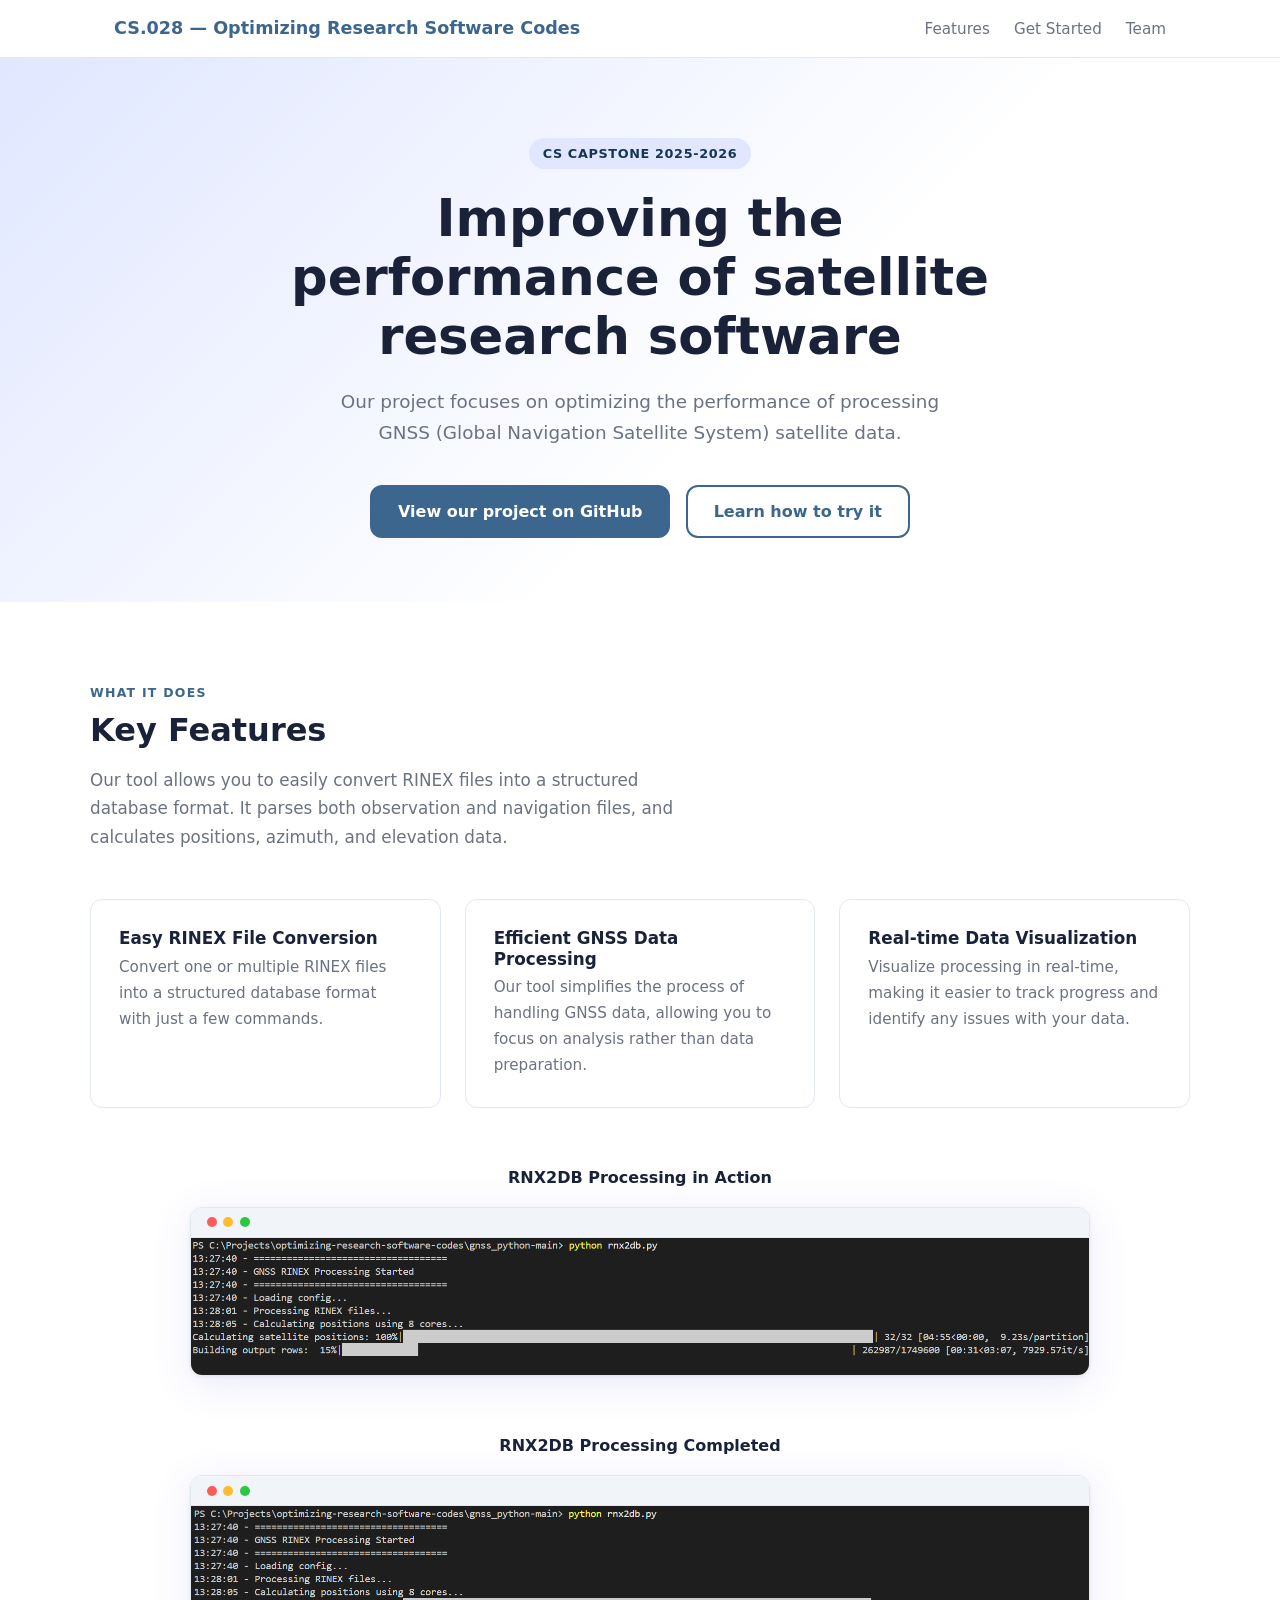
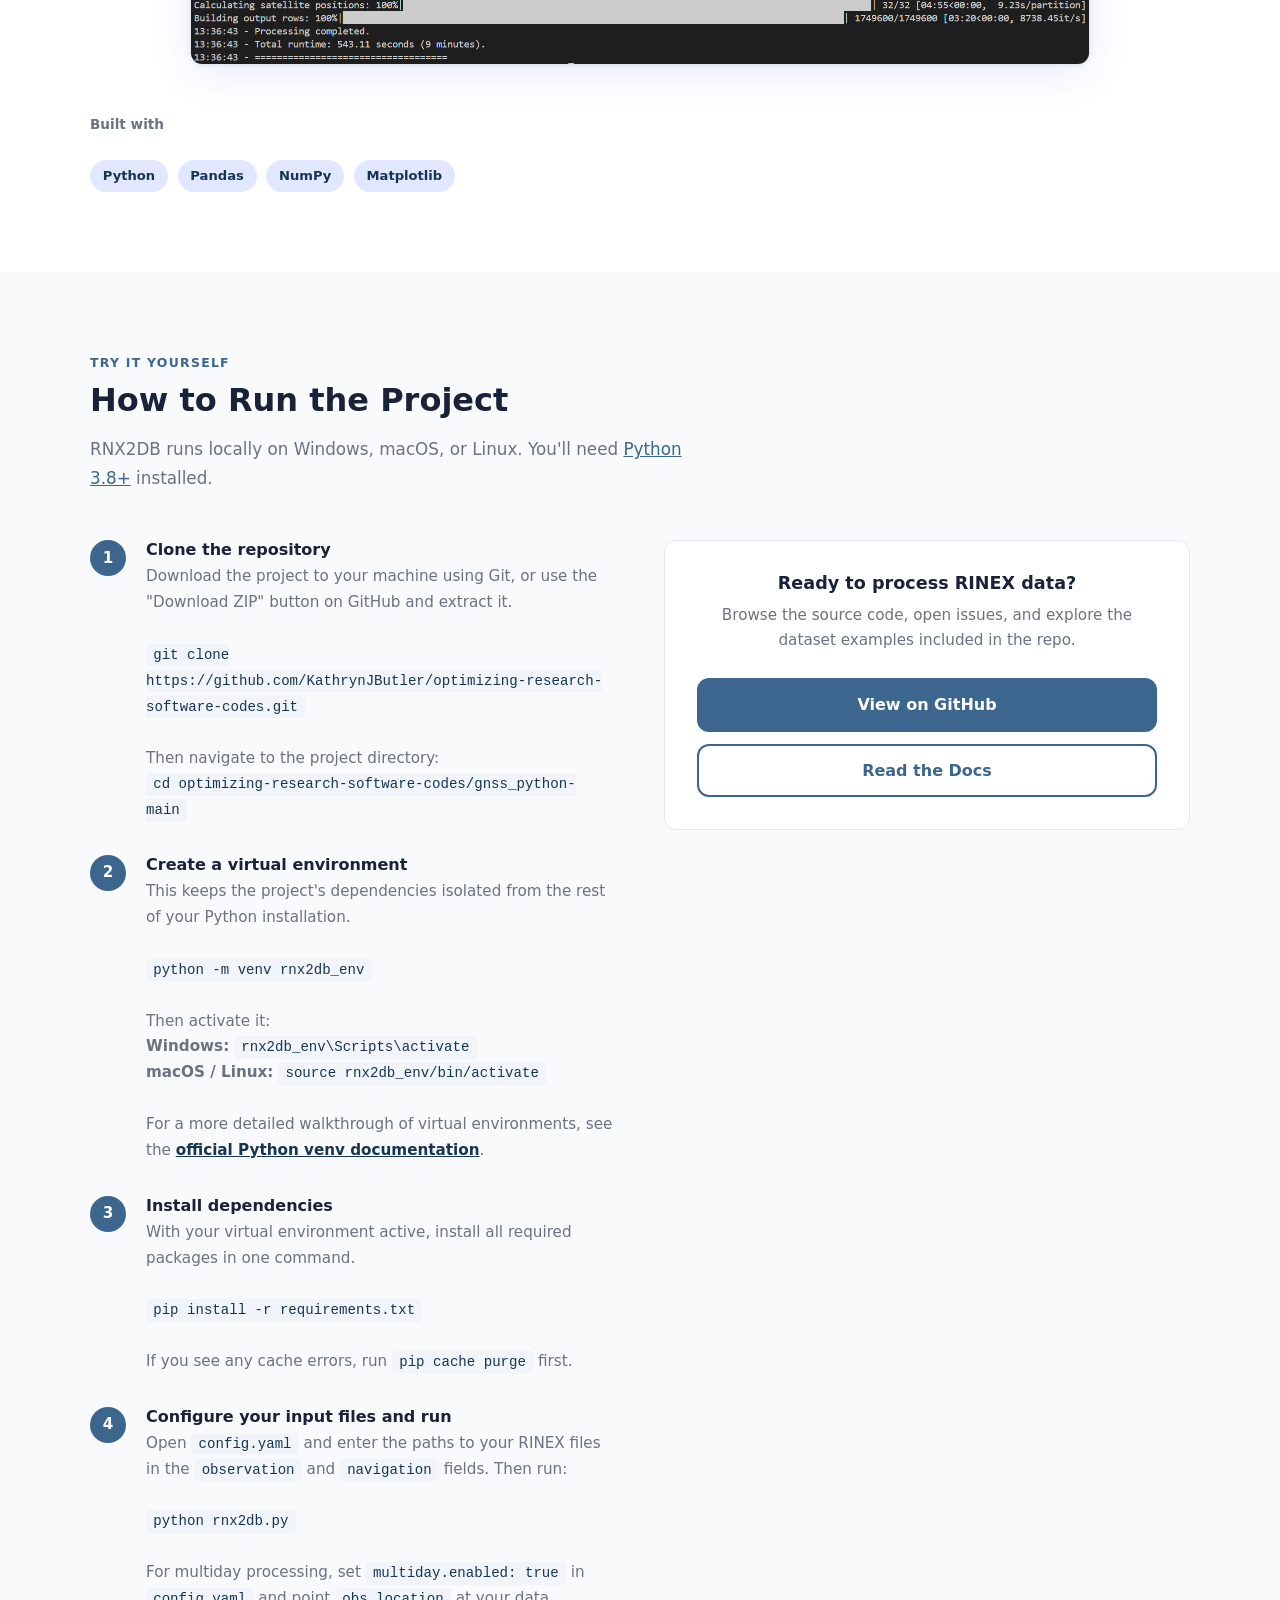
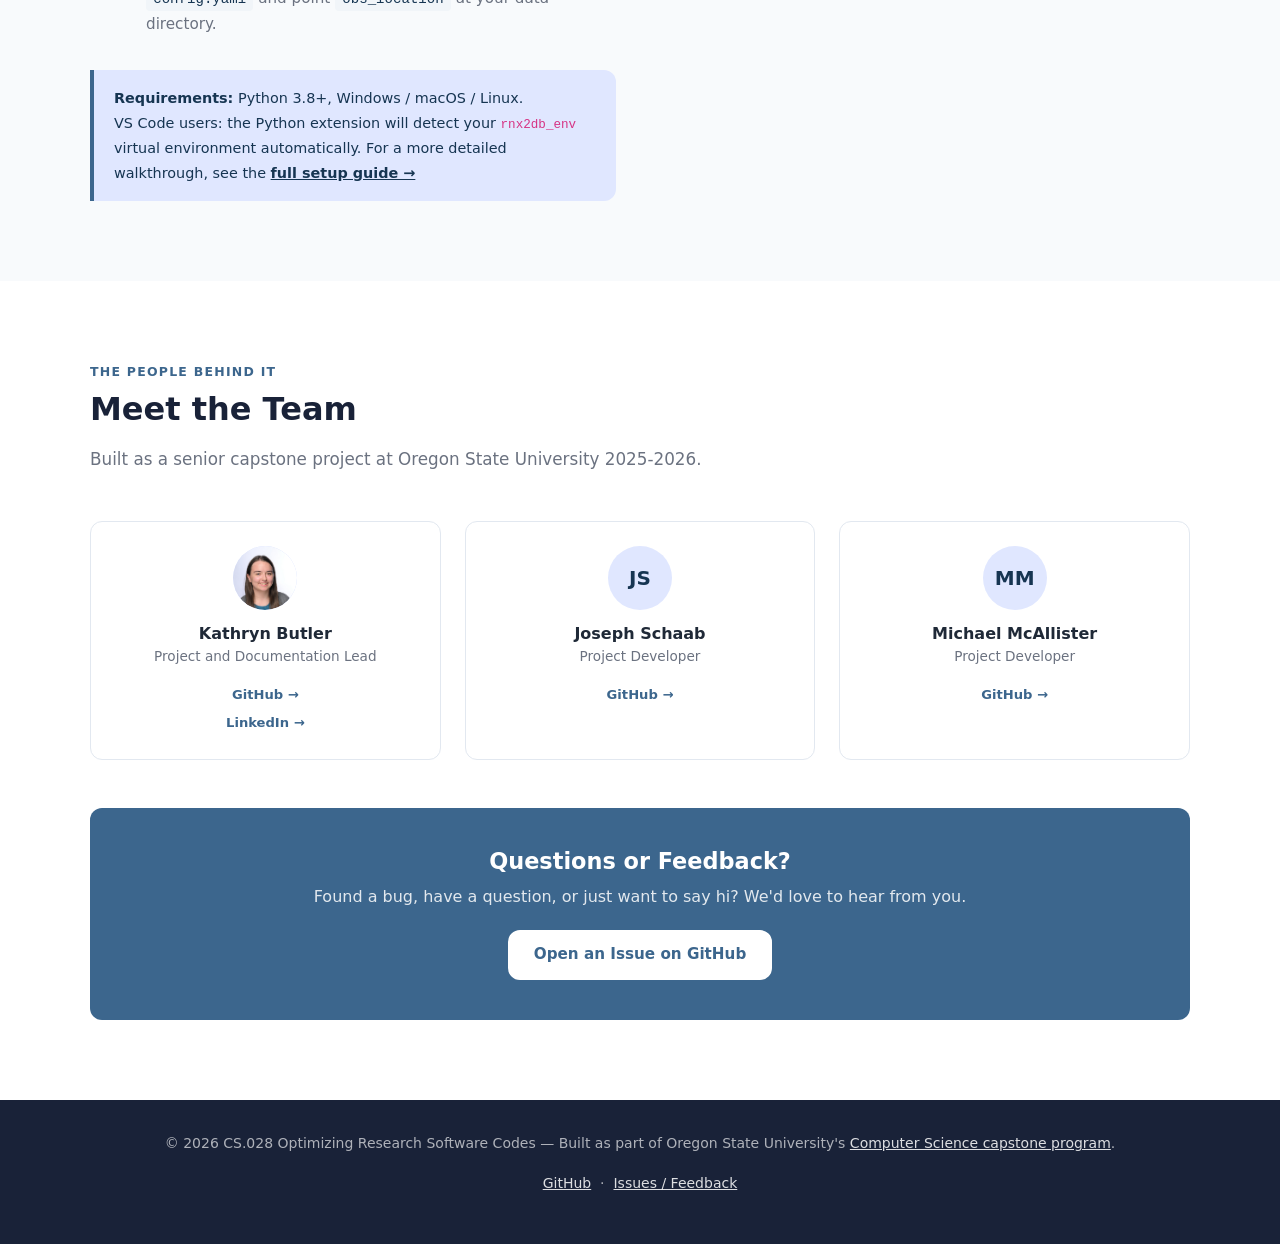
<file: docs/index.html>
<!DOCTYPE html>
<html lang="en">

<head>
  <meta charset="UTF-8" />
  <meta name="viewport" content="width=device-width, initial-scale=1.0" />
  <title>CS.028 — Optimizing Research Software Codes</title>
  <meta name="description" content="Improving the efficiency and performance of satellite research software." />

  <!-- Bootstrap 5 from CDN -->
  <link rel="stylesheet" href="https://cdnjs.cloudflare.com/ajax/libs/bootstrap/5.3.3/css/bootstrap.min.css"
    integrity="sha512-jnSuA4Ss2PkkikSOLtYs8BlYIeeIK1h99ty4YfvRPAlzr377vr3CXDb7sb7eEEBYjDtcYj+AjBH3FLv5uSJuXg=="
    crossorigin="anonymous" referrerpolicy="no-referrer" />

  <!-- styles -->
  <link rel="stylesheet" href="style.css" />


</head>

<body>

  <!-- Skip link for keyboard/screen-reader users -->
  <a class="skip-link" href="#main-content">Skip to main content</a>

  <!-- ─── Navigation ──────────────────────────────────────── -->
  <nav aria-label="Site navigation">
    <div class="nav-inner">
      <a href="#" class="nav-logo" aria-label="CS.028 — Optimizing Research Software Codes home">CS.028 — Optimizing
        Research Software Codes</a>
      <ul class="nav-links" role="list">
        <li><a href="#features">Features</a></li>
        <li><a href="#get-started">Get Started</a></li>
        <li><a href="#team">Team</a></li>
      </ul>
    </div>
  </nav>

  <main id="main-content">

    <!-- ─── Hero ─────────────────────────────────────────── -->
    <section class="hero" aria-labelledby="hero-heading">
      <p class="hero-badge" aria-hidden="true">CS Capstone 2025-2026</p>
      <h1 id="hero-heading">
        Improving the performance of satellite research software
      </h1>
      <p class="hero-sub">
        Our project focuses on optimizing the performance of processing GNSS (Global Navigation Satellite System)
        satellite data.
      </p>

      <div class="hero-cta-group">
        <!-- PRIMARY action -->
        <a href="https://github.com/KathrynJButler/optimizing-research-software-codes" class="btn-primary-custom"
          target="_blank" aria-label="View source code on GitHub (opens in new tab)">
          View our project on GitHub
        </a>
        <!-- SECONDARY action -->
        <a href="#features" class="btn-secondary-custom" aria-label="View README on GitHub (opens in new tab)">
          Learn how to try it
        </a>
      </div>
    </section>

    <!-- ─── Features ─────────────────────────────────────── -->
    <section class="section" id="features" aria-labelledby="features-heading">
      <div class="section-inner">
        <p class="section-label" aria-hidden="true">What it does</p>
        <h2 class="section-title" id="features-heading">Key Features</h2>
        <p class="section-desc">
          Our tool allows you to easily convert RINEX files into a structured database format. It parses both
          observation and navigation files, and calculates positions, azimuth, and elevation data.
        </p>

        <div class="features-grid" role="list">

          <!-- Feature 1 -->
          <article class="feature-card" role="listitem">
            <!-- <span class="feature-icon" aria-hidden="true">📊</span> -->
            <h3>Easy RINEX File Conversion</h3>
            <p>
              Convert one or multiple RINEX files into a structured database format with just a few commands.
            </p>
          </article>

          <!-- Feature 2 -->
          <article class="feature-card" role="listitem">
            <h3>Efficient GNSS Data Processing</h3>
            <p>
              Our tool simplifies the process of handling GNSS data, allowing you to focus on analysis rather than data
              preparation.
            </p>
          </article>

          <!-- Feature 3 -->
          <article class="feature-card" role="listitem">
            <h3>Real-time Data Visualization</h3>
            <p>
              Visualize processing in real-time, making it easier to track progress and identify any issues with your
              data.
            </p>
          </article>
        </div>
      </div>

      <!-- Demo screenshots -->
      <p style="margin-top: 3.5rem; font-weight: 600; color: var(--text-main); text-align: center;" aria-hidden="true">
        RNX2DB Processing in Action</p>
      <div class="demo-wrap" aria-label="Application screenshot" style="margin-top: 0.5rem;">
        <!-- Fake browser -->
        <div class="demo-bar" aria-hidden="true">
          <span class="demo-dot" style="background:#fc5c57;" title="close"></span>
          <span class="demo-dot" style="background:#febc2e;" title="minimise"></span>
          <span class="demo-dot" style="background:#28c840;" title="fullscreen"></span>
        </div>
        <img src="demo_partial.png" alt="Screenshot of the application processing RINEX files, showing a progress bar."
          width="900" height="500" style="display:block; width:100%;" />
      </div>
      <p style="margin-top: 3.5rem; font-weight: 600; color: var(--text-main); text-align: center;" aria-hidden="true">
        RNX2DB Processing Completed</p>
      <div class="demo-wrap" aria-label="Application screenshot" style="margin-top: 0.5rem;">
        <!-- Fake browser -->
        <div class="demo-bar" aria-hidden="true">
          <span class="demo-dot" style="background:#fc5c57;" title="close"></span>
          <span class="demo-dot" style="background:#febc2e;" title="minimise"></span>
          <span class="demo-dot" style="background:#28c840;" title="fullscreen"></span>
        </div>
        <img src="demo_complete.png" alt="Screenshot of the application displaying the completed RINEX conversion."
          width="900" height="500" style="display:block; width:100%;" />
      </div>

      <!-- Tech stack -->
      <div style="margin-top: 3rem;" class="section-inner">
        <p style="font-size: 0.85rem; font-weight: 600; color: var(--text-muted); margin-bottom: 0.5rem;">Built with
        </p>
        <div class="tech-pills" aria-label="Technologies used">
          <span class="tech-pill">Python</span>
          <span class="tech-pill">Pandas</span>
          <span class="tech-pill">NumPy</span>
          <span class="tech-pill">Matplotlib</span>
        </div>
      </div>
    </section>

    <!-- ─── Get Started ───────────────────────────────────── -->
    <section class="section section-alt" id="get-started" aria-labelledby="gs-heading">
      <div class="section-inner">
        <p class="section-label" aria-hidden="true">Try it yourself</p>
        <h2 class="section-title" id="gs-heading">How to Run the Project</h2>
        <p class="section-desc">
          RNX2DB runs locally on Windows, macOS, or Linux. You'll need
          <a href="https://www.python.org/downloads/" target="_blank" rel="noopener noreferrer"
            aria-label="Download Python (opens in new tab)">Python 3.8+</a>
          installed.
        </p>

        <div style="display: grid; grid-template-columns: 1fr 1fr; gap: 3rem; align-items: start;">

          <div>
            <ol class="steps" aria-label="Setup steps">

              <li>
                <div class="step-num" aria-hidden="true">1</div>
                <div class="step-body">
                  <h3>Clone the repository</h3>
                  <p>
                    Download the project to your machine using Git, or use the "Download ZIP" button on GitHub and
                    extract it.
                    <br><br>
                    <code>git clone https://github.com/KathrynJButler/optimizing-research-software-codes.git</code>
                    <br><br>
                    Then navigate to the project directory:
                    <br>
                    <code>cd optimizing-research-software-codes/gnss_python-main</code>
                  </p>
                </div>
              </li>

              <li>
                <div class="step-num" aria-hidden="true">2</div>
                <div class="step-body">
                  <h3>Create a virtual environment</h3>
                  <p>
                    This keeps the project's dependencies isolated from the rest of your Python installation.
                    <br><br>
                    <code>python -m venv rnx2db_env</code>
                    <br><br>
                    Then activate it:
                    <br>
                    <strong>Windows:</strong> <code>rnx2db_env\Scripts\activate</code>
                    <br>
                    <strong>macOS / Linux:</strong> <code>source rnx2db_env/bin/activate</code>
                    <br><br>
                    For a more detailed walkthrough of virtual environments, see the
                    <a href="https://docs.python.org/3/library/venv.html" target="_blank" rel="noopener noreferrer"
                      style="color: var(--brand-dark); font-weight: 600;"
                      aria-label="Python virtual environments documentation (opens in new tab)">
                      official Python venv documentation</a>.
                  </p>
                </div>
              </li>

              <li>
                <div class="step-num" aria-hidden="true">3</div>
                <div class="step-body">
                  <h3>Install dependencies</h3>
                  <p>
                    With your virtual environment active, install all required packages
                    in one command.
                    <br><br>
                    <code>pip install -r requirements.txt</code>
                    <br><br>
                    If you see any cache errors, run
                    <code>pip cache purge</code> first.
                  </p>
                </div>
              </li>

              <li>
                <div class="step-num" aria-hidden="true">4</div>
                <div class="step-body">
                  <h3>Configure your input files and run</h3>
                  <p>
                    Open <code>config.yaml</code> and enter the paths to your RINEX files in the
                    <code>observation</code> and <code>navigation</code> fields. Then run:
                    <br><br>
                    <code>python rnx2db.py</code>
                    <br><br>
                    For multiday processing, set <code>multiday.enabled: true</code>
                    in <code>config.yaml</code> and point
                    <code>obs_location</code> at your data directory.
                  </p>
                </div>
              </li>

            </ol>

            <!-- Requirements note -->
            <div
              style="background: var(--brand-light); border-left: 4px solid var(--brand); border-radius: 0 var(--radius) var(--radius) 0; padding: 1rem 1.25rem; margin-top: 1rem;"
              role="note" aria-label="System requirements">
              <p style="margin: 0; font-size: 0.9rem; color: var(--brand-dark);">
                <strong>Requirements:</strong>
                Python 3.8+, Windows / macOS / Linux.
                <br>
                VS Code users: the Python extension will detect your
                <code>rnx2db_env</code> virtual environment automatically.
                For a more detailed walkthrough, see the
                <a href="https://github.com/KathrynJButler/optimizing-research-software-codes/blob/main/documentation/How_to_Run.pdf"
                  style="color: var(--brand-dark); font-weight: 600;" aria-label="Full setup documentation"
                  target="_blank">
                  full setup guide →
                </a>
              </p>
            </div>
          </div>

          <!-- Right column: CTA card -->
          <div>
            <div
              style="background: #fff; border: 1px solid var(--border); border-radius: var(--radius); padding: 2rem; text-align: center;"
              aria-label="Primary call to action">
              <h3 style="font-weight: 700; font-size: 1.1rem; color: var(--text-main); margin-bottom: 0.5rem;">
                Ready to process RINEX data?
              </h3>
              <p style="color: var(--text-muted); font-size: 0.95rem; margin-bottom: 1.5rem;">
                Browse the source code, open issues, and explore the dataset examples included in the repo.
              </p>
              <a href="https://github.com/KathrynJButler/optimizing-research-software-codes" class="btn-primary-custom"
                style="display: block; text-align: center;" target="_blank" rel="noopener noreferrer"
                aria-label="View the project source code on GitHub (opens in new tab)">
                View on GitHub
              </a>
              <a href="https://github.com/KathrynJButler/optimizing-research-software-codes/blob/main/README.md"
                class="btn-secondary-custom" style="display: block; text-align: center; margin-top: 0.75rem;"
                target="_blank" rel="noopener noreferrer"
                aria-label="Read the full project documentation (opens in new tab)">
                Read the Docs
              </a>
            </div>
          </div>

        </div>
      </div>
    </section>

    </div>
    </div>
    </section>

    <!-- ─── Team ──────────────────────────────────────────── -->
    <section class="section" id="team" aria-labelledby="team-heading">
      <div class="section-inner">
        <p class="section-label" aria-hidden="true">The people behind it</p>
        <h2 class="section-title" id="team-heading">Meet the Team</h2>
        <p class="section-desc">
          Built as a senior capstone project at Oregon State University 2025-2026.
        </p>

        <div class="team-grid">
          <div class="team-card">
            <div class="avatar" aria-label="KB" style="position: relative; overflow: hidden;">
              <!-- Initials sit in the background always -->
              <span aria-hidden="true"
                style="position: absolute; inset: 0; display: flex; align-items: center; justify-content: center;">
                KB
              </span>
              <!-- Image sits on top; on error it removes itself, revealing the initials -->
              <img src="KB_Headshot.jpg" alt="Kathryn Butler's headshot" onerror="this.style.display='none'"
                style="position: absolute; inset: 0; width: 100%; height: 100%; object-fit: cover; border-radius: 50%;" />
            </div>
            <h3>Kathryn Butler</h3>
            <p>Project and Documentation Lead</p>
            <a href="https://github.com/KathrynJButler" target="_blank" rel="noopener noreferrer"
              aria-label="Kathryn Butler's GitHub profile (opens in new tab)">
              GitHub →
            </a>
            <br>
            <a href="https://www.linkedin.com/in/kathryn-j-butler/" target="_blank" rel="noopener noreferrer"
              aria-label="Kathryn Butler's LinkedIn profile (opens in new tab)">
              LinkedIn →
            </a>
          </div>

          <div class="team-card">
            <div class="avatar" aria-hidden="true">JS</div>
            <h3>Joseph Schaab</h3>
            <p>Project Developer</p>
            <a href="https://github.com/josephschaab" target="_blank" rel="noopener noreferrer"
              aria-label="Joseph Schaab's GitHub profile (opens in new tab)">
              GitHub →
            </a>
          </div>

          <div class="team-card">
            <div class="avatar" aria-hidden="true">MM</div>
            <h3>Michael McAllister</h3>
            <p>Project Developer</p>
            <a href="https://github.com/McallMic" target="_blank" rel="noopener noreferrer"
              aria-label="Michael McAllister's GitHub profile (opens in new tab)">
              GitHub →
            </a>
          </div>
        </div>

        <!-- Contact / Feedback banner -->
        <div class="contact-banner" role="complementary" aria-label="Contact and feedback">
          <h2>Questions or Feedback?</h2>
          <p>
            Found a bug, have a question, or just want to say hi? We'd love to hear from you.
          </p>
          <a href="https://github.com/KathrynJButler/optimizing-research-software-codes/issues" class="btn-white"
            target="_blank" rel="noopener noreferrer" aria-label="Open an issue on GitHub (opens in new tab)">
            Open an Issue on GitHub
          </a>
        </div>

      </div>
    </section>

  </main>

  <!-- ─── Footer ───────────────────────────────────────────── -->
  <footer role="contentinfo">
    <p>
      &copy; 2026 CS.028 Optimizing Research Software Codes — Built as part of Oregon State University's
      <a href="https://capstone.alexulbrich.com/introduction/series/">Computer Science capstone program</a>.
    </p>
    <p style="margin-top: 0.4rem;">
      <a href="https://github.com/KathrynJButler/optimizing-research-software-codes"
        aria-label="View source code on GitHub">GitHub</a>
      &nbsp;·&nbsp;
      <a href="https://github.com/KathrynJButler/optimizing-research-software-codes/issues"
        aria-label="Open a GitHub issue to report a bug or give feedback">Issues /
        Feedback</a>
    </p>
  </footer>

  <!-- Bootstrap JS bundle -->
  <script src="https://cdnjs.cloudflare.com/ajax/libs/bootstrap/5.3.3/js/bootstrap.bundle.min.js"
    integrity="sha512-7Pi/otdlbbCR+LnW+F7PwFcSDJOuUJB3OxtEHbg4vSMvzvJjde4Po1v4BR9Gdc9aXNUNFVUY+SK51wWT8WF9Gg=="
    crossorigin="anonymous" referrerpolicy="no-referrer"></script>

</body>

</html>
</file>
<file: docs/style.css>
/* ─── Tokens ─────────────────────────────────────────── */
:root {
  --brand:       #3C668D;
  --brand-dark:  #163552;
  --brand-light: #e0e7ff;
  --text-main:   #192238;
  --text-muted:  #6b7280;
  --surface:     #f8fafc;
  --border:      #e2e8f0;
  --radius:      0.75rem;
}

/* ─── Global ─────────────────────────────────────────── */
body {
  font-family: 'Segoe UI', system-ui, -apple-system, sans-serif;
  color: #1f2937;
  background: #ffffff;
  line-height: 1.7;
}
img { max-width: 100%; height: auto; }
a { color: var(--brand); }
a:hover { color: var(--brand-dark); }

/* ─── Skip link (accessibility) ─────────────────────── */
.skip-link {
  position: absolute;
  top: -100%;
  left: 1rem;
  background: var(--brand);
  color: #fff;
  padding: 0.5rem 1rem;
  border-radius: 0 0 var(--radius) var(--radius);
  font-weight: 600;
  z-index: 9999;
  transition: top 0.2s;
}
.skip-link:focus { top: 0; color: #fff; }

/* ─── Nav ────────────────────────────────────────────── */
nav {
  position: sticky;
  top: 0;
  background: rgba(255,255,255,0.95);
  backdrop-filter: blur(8px);
  border-bottom: 1px solid var(--border);
  z-index: 100;
}
.nav-inner {
  display: flex;
  align-items: center;
  justify-content: space-between;
  padding: 0.85rem 1.5rem;
  max-width: 1100px;
  margin: 0 auto;
}
.nav-logo {
  font-weight: 700;
  font-size: 1.1rem;
  color: var(--brand);
  text-decoration: none;
}
.nav-links { display: flex; gap: 1.5rem; list-style: none; margin: 0; padding: 0; }
.nav-links a {
  color: var(--text-muted);
  text-decoration: none;
  font-size: 0.95rem;
  transition: color 0.15s;
}
.nav-links a:hover { color: var(--brand); }

/* ─── Hero ───────────────────────────────────────────── */
.hero {
  background: linear-gradient(135deg, var(--brand-light) 0%, #ffffff 60%);
  padding: 5rem 1.5rem 4rem;
  text-align: center;
}
.hero-badge {
  display: inline-block;
  background: var(--brand-light);
  color: var(--brand-dark);
  font-size: 0.8rem;
  font-weight: 600;
  letter-spacing: 0.05em;
  text-transform: uppercase;
  padding: 0.3rem 0.85rem;
  border-radius: 999px;
  margin-bottom: 1.25rem;
}
.hero h1 {
  font-size: clamp(2rem, 5vw, 3.2rem);
  font-weight: 800;
  color: var(--text-main);
  line-height: 1.15;
  max-width: 780px;
  margin: 0 auto 1.25rem;
}
.hero-sub {
  font-size: 1.15rem;
  color: var(--text-muted);
  max-width: 600px;
  margin: 0 auto 2.25rem;
}
.hero-cta-group { display: flex; gap: 1rem; justify-content: center; flex-wrap: wrap; }

/* ─── Buttons ────────────────────────────────────────── */
.btn-primary-custom {
  background: var(--brand);
  color: #fff;
  border: 2px solid var(--brand);
  border-radius: var(--radius);
  padding: 0.7rem 1.6rem;
  font-weight: 600;
  font-size: 1rem;
  text-decoration: none;
  transition: background 0.2s, transform 0.15s;
  display: inline-block;
}
.btn-primary-custom:hover {
  background: var(--brand-dark);
  border-color: var(--brand-dark);
  color: #fff;
  transform: translateY(-1px);
}
.btn-secondary-custom {
  background: transparent;
  color: var(--brand);
  border: 2px solid var(--brand);
  border-radius: var(--radius);
  padding: 0.7rem 1.6rem;
  font-weight: 600;
  font-size: 1rem;
  text-decoration: none;
  transition: background 0.2s, transform 0.15s;
  display: inline-block;
}
.btn-secondary-custom:hover {
  background: var(--brand-light);
  color: var(--brand-dark);
  transform: translateY(-1px);
}

/* ─── Demo / Screenshot ──────────────────────────────── */
.demo-wrap {
  max-width: 900px;
  margin: 3.5rem auto 0;
  border-radius: var(--radius);
  overflow: hidden;
  box-shadow: 0 8px 40px rgba(79,70,229,0.12), 0 1px 4px rgba(0,0,0,0.06);
  border: 1px solid var(--border);
}
.demo-bar {
  background: #f1f5f9;
  padding: 0.6rem 1rem;
  display: flex;
  align-items: center;
  gap: 0.4rem;
  border-bottom: 1px solid var(--border);
}
.demo-dot {
  width: 10px; height: 10px;
  border-radius: 50%;
}

/* ─── Section wrapper ────────────────────────────────── */
.section { padding: 5rem 1.5rem; }
.section-alt { background: var(--surface); }
.section-inner { max-width: 1100px; margin: 0 auto; }
.section-label {
  font-size: 0.78rem;
  font-weight: 700;
  letter-spacing: 0.1em;
  text-transform: uppercase;
  color: var(--brand);
  margin-bottom: 0.5rem;
}
.section-title {
  font-size: clamp(1.5rem, 3vw, 2rem);
  font-weight: 700;
  color: var(--text-main);
  margin-bottom: 1rem;
}
.section-desc {
  color: var(--text-muted);
  font-size: 1.05rem;
  max-width: 620px;
  margin-bottom: 3rem;
}

/* ─── Feature cards ──────────────────────────────────── */
.features-grid {
  display: grid;
  grid-template-columns: repeat(auto-fit, minmax(260px, 1fr));
  gap: 1.5rem;
}
.feature-card {
  background: #fff;
  border: 1px solid var(--border);
  border-radius: var(--radius);
  padding: 1.75rem;
  transition: box-shadow 0.2s, transform 0.2s;
}
.feature-card:hover {
  box-shadow: 0 4px 20px rgba(79,70,229,0.1);
  transform: translateY(-2px);
}
.feature-icon {
  font-size: 1.75rem;
  margin-bottom: 0.85rem;
  display: block;
}
.feature-card h3 {
  font-size: 1.05rem;
  font-weight: 700;
  color: var(--text-main);
  margin-bottom: 0.4rem;
}
.feature-card p {
  font-size: 0.95rem;
  color: var(--text-muted);
  margin: 0;
}

/* ─── Tech / stack pills ─────────────────────────────── */
.tech-pills { display: flex; flex-wrap: wrap; gap: 0.6rem; margin-top: 1.5rem; }
.tech-pill {
  background: var(--brand-light);
  color: var(--brand-dark);
  font-size: 0.82rem;
  font-weight: 600;
  padding: 0.3rem 0.8rem;
  border-radius: 999px;
}

/* ─── Getting started steps ──────────────────────────── */
.steps { list-style: none; padding: 0; margin: 0; }
.steps li {
  display: flex;
  gap: 1.25rem;
  margin-bottom: 2rem;
  align-items: flex-start;
}
.step-num {
  flex-shrink: 0;
  width: 2.25rem;
  height: 2.25rem;
  background: var(--brand);
  color: #fff;
  font-weight: 700;
  font-size: 0.95rem;
  border-radius: 50%;
  display: flex;
  align-items: center;
  justify-content: center;
}
.step-body h3 {
  font-size: 1rem;
  font-weight: 700;
  margin: 0 0 0.3rem;
  color: var(--text-main);
}
.step-body p { margin: 0; color: var(--text-muted); font-size: 0.95rem; }
.step-body code {
  background: #f1f5f9;
  padding: 0.2rem 0.45rem;
  border-radius: 4px;
  font-size: 0.88rem;
  color: var(--brand-dark);
}

/* ─── Team section ───────────────────────────────────── */
.team-grid {
  display: grid;
  grid-template-columns: repeat(auto-fit, minmax(180px, 1fr));
  gap: 1.5rem;
}
.team-card {
  background: #fff;
  border: 1px solid var(--border);
  border-radius: var(--radius);
  padding: 1.5rem 1.25rem;
  text-align: center;
  transition: box-shadow 0.2s;
}
.team-card:hover { box-shadow: 0 4px 16px rgba(79,70,229,0.1); }
.avatar {
  width: 64px;
  height: 64px;
  border-radius: 50%;
  background: var(--brand-light);
  color: var(--brand-dark);
  font-weight: 700;
  font-size: 1.25rem;
  display: flex;
  align-items: center;
  justify-content: center;
  margin: 0 auto 0.85rem;
}
.team-card h3 { font-size: 1rem; font-weight: 700; margin-bottom: 0.15rem; }
.team-card p  { font-size: 0.85rem; color: var(--text-muted); margin-bottom: 0.75rem; }
.team-card a  {
  font-size: 0.82rem;
  font-weight: 600;
  color: var(--brand);
  text-decoration: none;
}
.team-card a:hover { text-decoration: underline; }

/* ─── Contact banner ─────────────────────────────────── */
.contact-banner {
  background: var(--brand);
  color: #fff;
  border-radius: var(--radius);
  padding: 2.5rem 2rem;
  text-align: center;
  margin-top: 3rem;
}
.contact-banner h2 { font-weight: 700; font-size: 1.4rem; margin-bottom: 0.5rem; }
.contact-banner p  { opacity: 0.85; margin-bottom: 1.25rem; font-size: 1rem; }
.btn-white {
  background: #fff;
  color: var(--brand);
  border: 2px solid #fff;
  border-radius: var(--radius);
  padding: 0.65rem 1.5rem;
  font-weight: 700;
  font-size: 0.95rem;
  text-decoration: none;
  display: inline-block;
  transition: background 0.2s;
}
.btn-white:hover { background: var(--brand-light); color: var(--brand-dark); }

/* ─── Footer ─────────────────────────────────────────── */
footer {
  background: #192238;
  color: rgba(255,255,255,0.65);
  text-align: center;
  padding: 2rem 1.5rem;
  font-size: 0.875rem;
}
footer a { color: rgba(255,255,255,0.85); }
footer a:hover { color: #fff; }

/* ─── Responsive nav ─────────────────────────────────── */
@media (max-width: 600px) {
  .nav-links { display: none; }
  .hero { padding: 3.5rem 1rem 3rem; }
}
</file>
